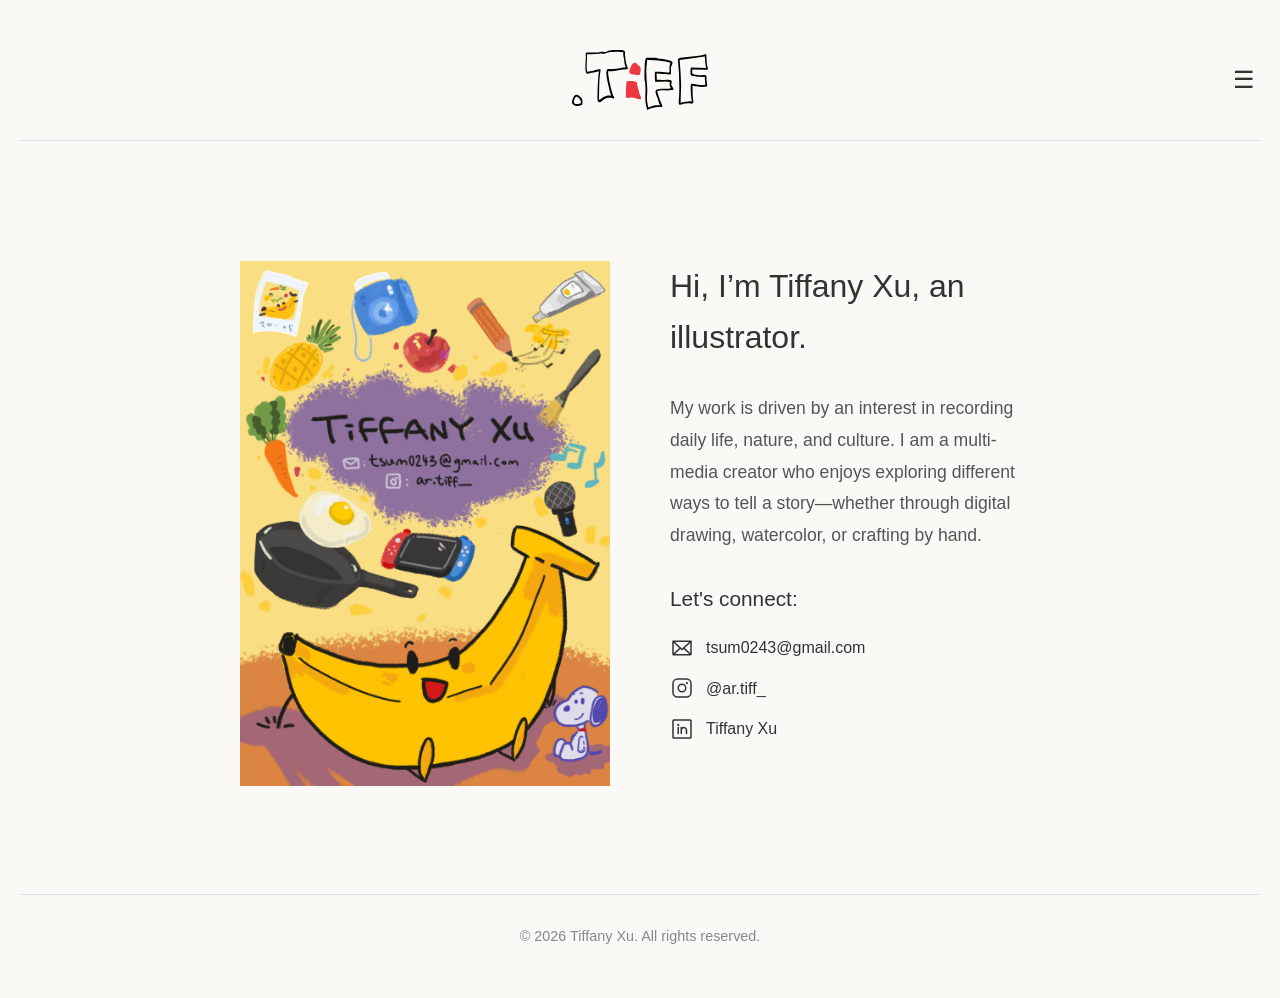
<file: about.html>
<!DOCTYPE html>
<html lang="en">
<head>
    <meta charset="UTF-8">
    <meta name="viewport" content="width=device-width, initial-scale=1.0">
    <title>About - Tiffany Xu</title>
    <link rel="stylesheet" href="styles.css?v=24">
    <style>
        /* 页面基础布局 - Logo 居中 */
        .header-nav { display: flex; justify-content: center; align-items: center; padding: 30px 0; position: relative; }
        .about-layout { display: flex; gap: 60px; align-items: flex-start; margin-top: 40px; }
        
        /* 联系方式统一样式 */
        .contact-list { margin-top: 20px; }
        .contact-row { 
            display: flex; 
            align-items: center; 
            gap: 12px; 
            margin-bottom: 15px; 
            text-decoration: none; 
            color: #333; 
            transition: color 0.3s ease; 
        }
        .contact-row:hover { color: #ec3741; }
        .contact-row svg { width: 24px; height: 24px; flex-shrink: 0; }
        
        /* 统一汉堡菜单基础样式 - 定位到右侧 */
        .header-menu-container { position: absolute; right: 0; display: inline-block; }
        .menu-checkbox { display: none; }
        .hamburger-btn { cursor: pointer; font-size: 24px; user-select: none; padding: 5px; }
        
        /* 一级下拉菜单面板 */
        .dropdown-menu { 
            display: none; position: absolute; right: 0; top: 35px; 
            background: #ffffff; padding: 15px 25px; border: 1px solid #eee; 
            text-align: right; box-shadow: 0 4px 12px rgba(0,0,0,0.05); z-index: 1005; 
            min-width: 240px;
        }
        .dropdown-menu a { display: block; color: #555; text-decoration: none; font-size: 14px; margin: 12px 0; font-family: sans-serif; letter-spacing: 1px; }
        .dropdown-menu a:hover { color: #000; }
        .menu-checkbox:checked ~ .dropdown-menu { display: block; }

        /* Work 二级分栏选择项目的样式 */
        .has-submenu { position: relative; }
        .submenu { 
            display: none; 
            background: #fafafa; padding: 5px 15px 5px 0; margin-top: 5px; 
            border-right: 2px solid #ddd; text-align: right; 
        }
        .submenu a { font-size: 12px !important; margin: 10px 0 !important; color: #777 !important; font-weight: normal !important; }
        .submenu a:hover { color: #000 !important; }
        
        /* 鼠标悬停在 Work 上时自动展开项目列表 */
        .has-submenu:hover .submenu { display: block; }

        /* 响应式调整 */
        @media (max-width: 768px) { 
            .about-layout { flex-direction: column; } 
            .header-nav { flex-direction: column; }
            /* 手机端菜单居中显示，防止重叠 */
            .header-menu-container { position: static; margin-top: 10px; display: flex; justify-content: center; width: 100%; }
        }
    </style>
</head>
<body>
    <div class="container">
        <header class="header-nav">
            <a href="index.html">
                <svg viewBox="0 0 144.5 63.7" style="height: 60px; display: block;">
                    <g><path d="M0,54.1c1.6-4,3-9.3,8-5s2.1,2,2.1,2.2c.8,1.3,1.8,5.7.5,6.7s-2.8,1-3.2,1.1C4.2,59.8,1.6,59.3,0,56.3,0,56.3,0,54.1,0,54.1ZM6.8,50.7c-.6-.5-1.1-1.1-1.9-1.3-1.4,0-3.3,5.2-2.9,6.3.8,2.7,5.5,1.6,7.4.9.2-2.7-.5-4.1-2.5-5.8h0Z"/><path d="M55.5.9c1.2.8.7,3.5.8,4.8.3,3.1,1.1,8.4,2.1,11.3s1.3,1.8.6,3.3c-.4.6-4.2.3-5.1.4-3.8.4-8.4,1.7-12.1,1.9s-2.1-.4-3-.2c-.8.2-.2,4.5,0,5.4.6,5,2.4,12,3.7,16.9s1.7,3.7,2.2,5.2c.8,2.7-1.3,1.3-2.4,1-2.4-.7-5.6-.2-7.7,1.1s-4.4,4.3-6.3,3.3-1.2-6.6-1.2-7.9c0-5.4.3-11.6.7-17s.5-5.2,1-7.8c-3,.8-5.9,1.4-9,1.9s-1.7.7-2.7.7c-2.4,0-2.5-1.5-2.7-3.5-.5-4.3,0-7.8.2-11.9s-.2-6.4,0-6.7c.3-.4,1.6-.5,2.2-.5h10c3.2,0,2.6-.6,3.8-.7s3.7.4,5,.1,1.6-.8,2.5-1C40.8,0,46.8-.1,50,0s5.1.5,5.6.8h0ZM57,18.7c-1.3-2.7-1.3-5.6-1.7-8.5s-1.4-4.8-.7-7.4l-.4-.4-5.8-.5c-3.2.2-7.1-.1-10.2.8-3.1.9-1.7,1-2.5,1.1-1.7.3-3.4-.3-5-.2s-3,.6-4.4.7c-3.5.2-6.9,0-10.4.2.5,6.3-1.2,12.4.3,18.6,2.2-.4,4.4-.8,6.5-1.2s4.9-1.8,7-1.4.5,0,.6.4c.2.7-.8,6-.9,7.4-.5,5.4-.5,11.3-.6,16.7s-.5,5.3.1,8c.3.3,3.6-2.5,4.2-2.8,2.7-1.7,5.3-2,8.5-1.7-.5-1.1-.8-2.2-1.1-3.3-1.2-4.9-4.6-17.4-4-21.9s2.6-2.7,6.2-3,4.1-.5,6-.7c2.8-.3,5.4-1.3,8.3-.9Z"/><path d="M105.1,25.6c-1.9,1.1-4.1.2-6.1,0s-1.9,0-2.9,0c-2.1-.2-4.2-.7-6.3-.5l.3,6.7c1.7-.3,3.3,0,4.9,0,3.4-.1,5.3-.7,9,0s.9,3.2,1.6,5.6,4.7,4.5,0,5.2-8,0-11.7.3-3.1.6-3.2,1.3,2.8,9.1,3.3,10.3,1,2.5,1.5,3.7.4.2.4.4c.6,2.6-1.7,1.8-3,1.8-4.2,0-6.6.5-10.5,2.1-3.9,1.6-2.2,2.1-3-.7-2.5-8.2-1.2-14-1.4-22s-.8-5.7-1-8.6c-.2-4.5,0-9.9.2-14.4s.7-8,1.9-8.6c3,0,6.2-.1,9.2.1s1.9.5,2.7.6c4,.5,10.6.9,14.1,2.8s.3,4.4,0,6.6.3,4.7,0,7v.3ZM88.8,58.7h4.7c-.4-.9-.9-1.8-1.2-2.7-.7-2-1.3-4.2-1.9-6s-3.1-6.2-.6-7.7,9.1-.9,12.4-1.1,2.1-.3,3-.5c-1.6-2-1.8-4.4-1.4-6.8-1.8,0-3.8-.6-5.6-.5s-4.1.3-6.7.3-3,1-3.3-1.4-.2-2.8-.2-3.8-.2-4.8.5-5.3c5-.2,9.9,1,14.9.7.3-2.1,0-4.6.2-6.7s1.5-3.2.3-3.7-3.1-1-4.3-1.2c-5.4-1.1-11-1.5-16.5-1.7s-3-1.3-3.4,1.6c-1.4,8.9-.7,16.8,0,25.6s-.7,11.9.3,18.1,1.1,3.4,1.1,5.2l5.9-2.1,1.9-.3h-.1Z"/><path d="M127.7,20.7v4.3c0,.4,1.6.8,2,.9,2.3.5,5.3.9,7.7.9s4-.6,4.9.2.4,3.5.5,4.5,1,5.8.7,6.7-.7.5-1.1.6c-3.6.8-6.8.4-10.4-.2s-2.6-.9-4-.7c0,3.7,0,7.6.2,11.4s1.3,5.7.3,7.1-3.7,0-4.7.2-2.8.2-3.8.3c-1.4.2-4.8,1.6-5.8,1.3s-.9-3-.9-3.7c0-1.9.4-4.2.5-6.2.4-12.9,0-25.7-1.4-38.5.8-.6,1.8-1.3,2.8-1.5,6.2-1.2,13.2-1.3,19.5-2.3s7-1.9,7.8-1.3c.5,2.5.2,5.1.5,7.7s.3,3.1.5,4.3,2.2,4.1-.4,4.3l-15.4-.2h0ZM141.1,6.8l-26.8,3.9c.9,8.7,1.2,17.5,1.6,26.3l-.6,19.1c1.7-.4,3.4-.9,5.2-1.2s.9,0,1.3,0c1.8-.2,3.6-.8,5.5,0-.4-2.2-.8-4.4-1-6.6s0-3.6-.2-5.3-.2-6.6.6-7.2c5,0,9.7,2.3,14.9,1.1l-.7-8.4c-3.5.4-7.1.1-10.6-.5s-4-.8-4.3-1.7-.4-6.6.3-7.4.2-.2.4-.2l15.7.3c-.9-4-1.4-8.1-1.2-12.2,0,0-.1,0-.1,0Z"/></g>
                    <g style="fill: #ec3741;"><path d="M71.7,46.2h-.1c-.7-2.8-1.5-5.6-2.3-8.4-.4-.7.2-2.8-.4-3.2-.2-.2-.7-.2-.9-.2s.7-.3-.7-.8-5-.8-7.3-.5c-2.3.3-2-.7-2.3,2.9-.3,3.6-.9,9.1-.3,12.6,0,.5-.4,1.6.8,2.2,1.2.6,3.2-.4,5.6-.3,2.4,0,6.5,2.2,8.6,1.8.3,0,.3.5.8-.4s-.8-2.9-1.5-5.7Z"/><path d="M71.6,26.4c1.2-.7,1.7-6.7,1-7.9-.2-.5-1-1.2-1.4-1.5-3-3.6-5.5-5.3-8.2-.3-1,1.7-3,6.6-1.7,8.1s9.1,2.3,10.3,1.6Z"/></g>
                </svg>
            </a>
            
            <div class="header-menu-container">
                <input type="checkbox" id="menu-toggle" class="menu-checkbox">
                <label for="menu-toggle" class="hamburger-btn">☰</label>
                <nav class="dropdown-menu">
                    <a href="index.html">Home</a>
                    <a href="about.html" style="font-weight: bold; color: #000;">About</a>
                    
                    <div class="has-submenu">
                        <a href="#" style="font-weight: bold; color: #000; margin-bottom: 5px;">Work ▾</a>
                        <div class="submenu">
                            <a href="unit10.html">Among the Unhurried</a>
                            <a href="unit9.html">Sprout City</a>
                            <a href="unit8.html">What’s on Greenwich Today</a>
                            <a href="unit7.html">The Book of Rococo Closet</a>
                            <a href="unit4.html">Childhood Monopoly</a>
                            <a href="highschool.html">Fish Lantern</a>
                        </div>
                    </div>
                </nav>
            </div>
        </header>

        <main class="page-content">
            <div class="content-section about-layout">
                <div class="about-image-container" style="flex: 1;">
                    <img src="images/about.jpg" alt="Tiffany Xu" style="width: 100%; height: auto;">
                </div>
                <div class="about-text" style="flex: 1;">
                    <h2>Hi, I’m Tiffany Xu, an illustrator.</h2>
                    <p>My work is driven by an interest in recording daily life, nature, and culture. I am a multi-media creator who enjoys exploring different ways to tell a story—whether through digital drawing, watercolor, or crafting by hand.</p>
                    
                    <h3 style="margin-top: 30px; margin-bottom: 12px; font-weight: 500; font-size: 1.3rem;">Let's connect:</h3>
                    
                    <div class="contact-list">
                        <a href="mailto:tsum0243@gmail.com" class="contact-row">
                            <svg viewBox="0 0 256 256" fill="currentColor"><path d="M224,48H32a8,8,0,0,0-8,8V192a16,16,0,0,0,16,16H216a16,16,0,0,0,16-16V56A8,8,0,0,0,224,48Zm-96,85.15L52.57,64H203.43ZM98.71,128,40,181.81V74.19Zm11.84,10.85,12,11.05a8,8,0,0,0,10.82,0l12-11.05,58,53.15H52.57ZM157.29,128,216,74.18V181.82Z"/></svg>
                            <span>tsum0243@gmail.com</span>
                        </a>
                        <a href="https://www.instagram.com/ar.tiff_?igsh=MWZ2eTgyZ25mOGxwZg%3D%3D&utm_source=qr" target="_blank" class="contact-row">
                            <svg viewBox="0 0 256 256" fill="currentColor"><path d="M128,80a48,48,0,1,0,48,48A48.05,48.05,0,0,0,128,80Zm0,80a32,32,0,1,1,32-32A32,32,0,0,1,128,160ZM176,24H80A56.06,56.06,0,0,0,24,80v96a56.06,56.06,0,0,0,56,56h96a56.06,56.06,0,0,0,56-56V80A56.06,56.06,0,0,0,176,24Zm40,152a40,40,0,0,1-40,40H80a40,40,0,0,1-40-40V80A40,40,0,0,1,80,40h96a40,40,0,0,1,40,40ZM192,76a12,12,0,1,1-12-12A12,12,0,0,1,192,76Z"/></svg>
                            <span>@ar.tiff_</span>
                        </a>
                        <a href="https://www.linkedin.com/in/tiffany-xu-31a6b729b/" target="_blank" class="contact-row">
                            <svg viewBox="0 0 256 256" fill="currentColor"><path d="M216,24H40A16,16,0,0,0,24,40V216a16,16,0,0,0,16,16H216a16,16,0,0,0,16-16V40A16,16,0,0,0,216,24Zm0,192H40V40H216V216ZM96,112v64a8,8,0,0,1-16,0V112a8,8,0,0,1,16,0Zm88,28v36a8,8,0,0,1-16,0V140a20,20,0,0,0-40,0v36a8,8,0,0,1-16,0V112a8,8,0,0,1,15.79-1.78A36,36,0,0,1,184,140ZM100,84A12,12,0,1,1,88,72,12,12,0,0,1,100,84Z"/></svg>
                            <span>Tiffany Xu</span>
                        </a>
                    </div>
                </div>
            </div>
        </main>
        
        <footer style="margin-top: 60px; text-align: center;">
            <p>&copy; 2026 Tiffany Xu. All rights reserved.</p>
        </footer>
    </div>
</body>
</html>
</file>
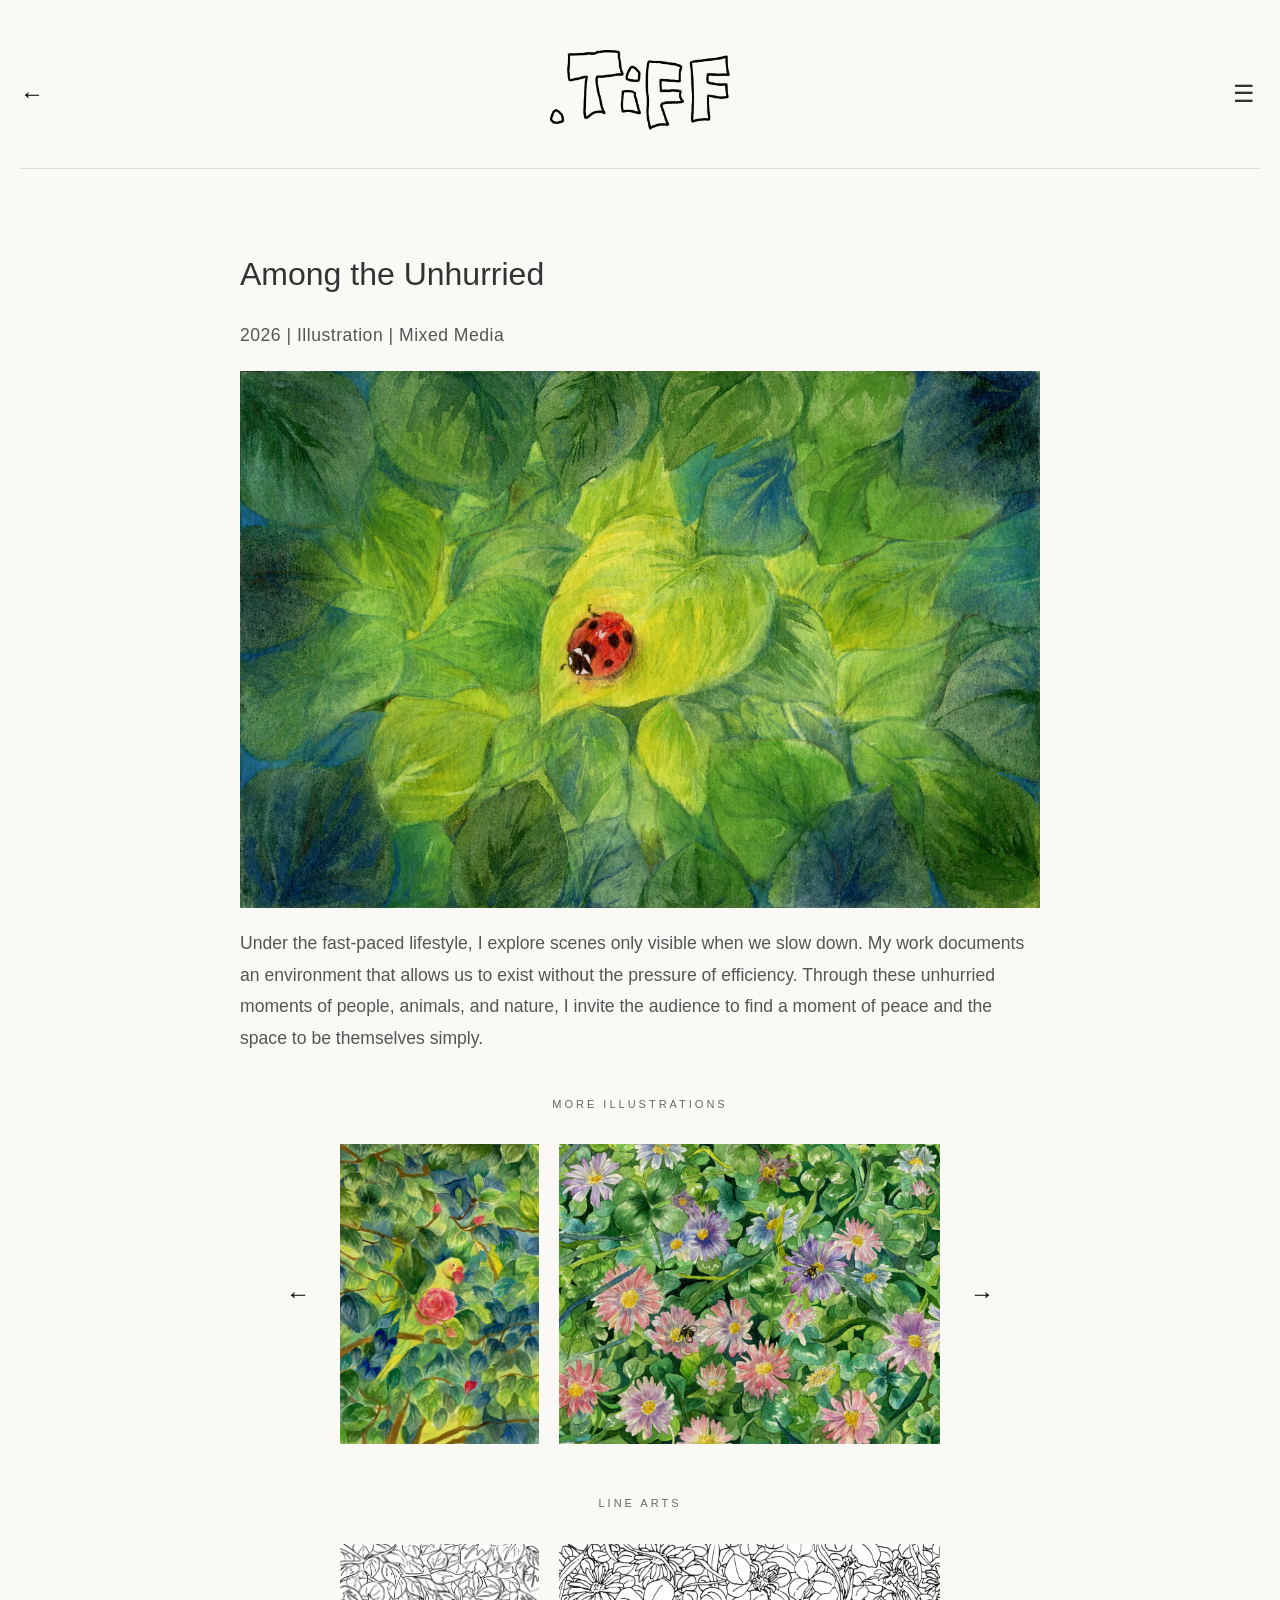
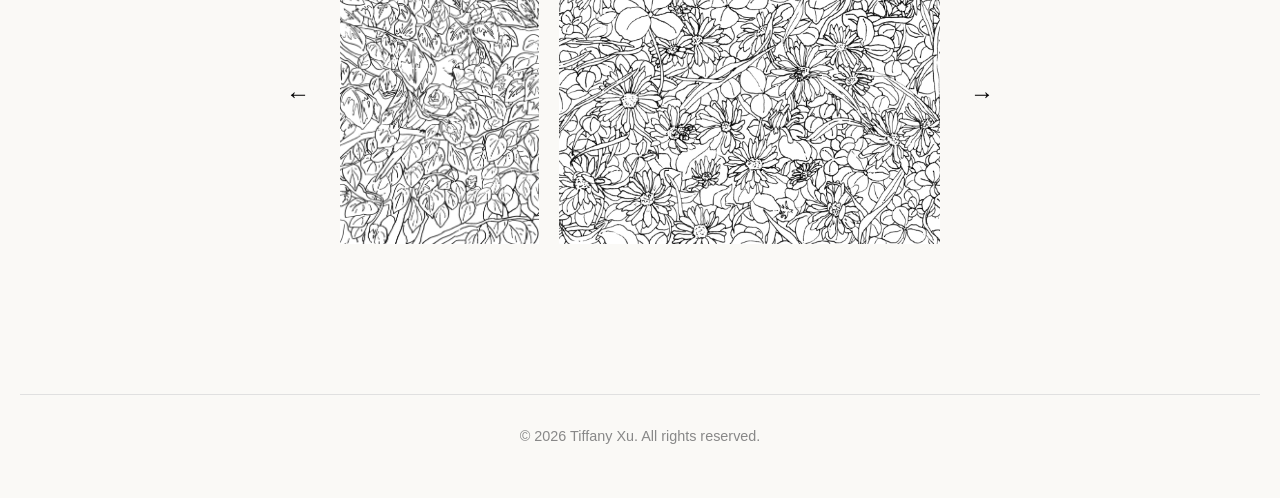
<file: unit10.html>
<!DOCTYPE html>
<html lang="en">
<head>
    <meta charset="UTF-8">
    <meta name="viewport" content="width=device-width, initial-scale=1.0">
    <title>Among the Unhurried — Tiffany Xu</title>
    <link rel="stylesheet" href="styles.css?v=24">
    
    <style>
        /* 确保主图完美居中平铺展示 */
        .project-main-img { max-width: 100%; height: auto; margin: 20px auto; display: block; }
        .gallery-section { margin-top: 40px; margin-bottom: 40px; }
        
        .section-title { 
            font-size: 11px !important; 
            font-weight: 500 !important; 
            margin-bottom: 20px !important; 
            text-align: center !important; 
            color: #666 !important;  
            letter-spacing: 3px !important; 
            text-transform: uppercase !important;
            margin-top: 40px !important;
        }
        
        .gallery-wrapper { display: flex; align-items: center; justify-content: center; gap: 20px; width: 100%; }
        .flick-gallery-container { 
            display: flex; gap: 20px; overflow-x: auto; scroll-behavior: smooth;
            width: 600px; max-width: 80%; scroll-snap-type: x mandatory; align-items: center; padding: 10px 0;
        }
        .flick-gallery-container::-webkit-scrollbar { display: none; }
        .gallery-slide-img { 
            flex: 0 0 auto; height: 300px; width: auto; object-fit: contain; 
            scroll-snap-align: center; cursor: zoom-in; 
        }
        
        .gallery-nav-btn { background: transparent; color: #000; border: none; font-size: 24px; font-weight: bold; cursor: pointer; padding: 10px; flex-shrink: 0; }
        .gallery-nav-btn:hover { opacity: 0.5; }
        
        .project-desc-text { line-height: 1.6; color: #333; margin-top: 15px; text-align: left; max-width: 800px; margin-left: auto; margin-right: auto; }
        .project-subtitle { color: #666; font-size: 16px; margin-top: -10px; margin-bottom: 20px; font-weight: 300; letter-spacing: 0.5px; text-align: left; }
        
        .zoom-modal { position: fixed; top: 0; left: 0; width: 100%; height: 100%; background: rgba(0, 0, 0, 0.9); display: flex; justify-content: center; align-items: center; z-index: 1000; cursor: zoom-out; }
        .zoom-modal img { max-width: 90%; max-height: 90%; object-fit: contain; }

        /* 汉堡菜单基础样式 */
        .header-menu-container { position: relative; display: inline-block; }
        .menu-checkbox { display: none; }
        .hamburger-btn { cursor: pointer; font-size: 24px; user-select: none; padding: 5px; }
        
        /* 一级下拉菜单面板 */
        .dropdown-menu { 
            display: none; position: absolute; right: 0; top: 35px; 
            background: #ffffff; padding: 15px 25px; border: 1px solid #eee; 
            text-align: right; box-shadow: 0 4px 12px rgba(0,0,0,0.05); z-index: 1005; 
            min-width: 240px;
        }
        .dropdown-menu a { display: block; color: #555; text-decoration: none; font-size: 14px; margin: 12px 0; font-family: sans-serif; letter-spacing: 1px; }
        .dropdown-menu a:hover { color: #000; }
        .menu-checkbox:checked ~ .dropdown-menu { display: block; }

        /* Work 二级分栏选择项目的样式 */
        .has-submenu { position: relative; }
        .submenu { 
            display: none; 
            background: #fafafa; padding: 5px 15px 5px 0; margin-top: 5px; 
            border-right: 2px solid #ddd; text-align: right; 
        }
        .submenu a { font-size: 12px !important; margin: 10px 0 !important; color: #777 !important; font-weight: normal !important; }
        .submenu a:hover { color: #000 !important; }
        
        /* 鼠标悬停在 Work 上时自动展开项目列表 */
        .has-submenu:hover .submenu { display: block; }
    </style>
</head>
<body>

    <div class="container">
        <header style="display: flex; justify-content: space-between; align-items: center; padding: 30px 0;">
            <div style="flex: 1;"><a href="index.html" style="text-decoration: none; color: #000; font-size: 24px; font-weight: bold;">←</a></div>
            
            <div style="text-align: center;"><a href="index.html"><img src="images/logo.png" alt="TIFF Logo" style="height: 80px;"></a></div>
            
            <div style="flex: 1; display: flex; justify-content: flex-end;">
                <div class="header-menu-container">
                    <input type="checkbox" id="menu-toggle" class="menu-checkbox">
                    <label for="menu-toggle" class="hamburger-btn">☰</label>
                    <nav class="dropdown-menu">
                        <a href="index.html">Home</a>
                        <a href="about.html">About</a>
                        
                        <div class="has-submenu">
                            <a href="#" style="font-weight: bold; color: #000; margin-bottom: 5px;">Work ▾</a>
                            <div class="submenu">
                                <a href="unit10.html" style="font-weight: bold; color: #000 !important;">Among the Unhurried</a>
                                <a href="unit9.html">Sprout City</a>
                                <a href="unit8.html">What’s on Greenwich Today</a>
                                <a href="unit7.html">The Book of Rococo Closet</a>
                                <a href="unit4.html">Childhood Monopoly</a>
                                <a href="highschool.html">Fish Lantern</a>
                            </div>
                        </div>
                    </nav>
                </div>
            </div>
        </header>

        <main class="page-content">
            <div class="content-section">
                <h2>Among the Unhurried</h2>
                <p class="project-subtitle">2026 | Illustration | Mixed Media</p>
                
                <img src="images/projects/uni/unit10/1.jpeg" alt="Among the Unhurried Main Image" class="project-main-img">
                
                <p class="project-desc-text">
                    Under the fast-paced lifestyle, I explore scenes only visible when we slow down. My work documents an environment that allows us to exist without the pressure of efficiency. Through these unhurried moments of people, animals, and nature, I invite the audience to find a moment of peace and the space to be themselves simply.
                </p>

                <div class="gallery-section">
                    <p class="section-title">More Illustrations</p>
                    <div class="gallery-wrapper">
                        <button class="gallery-nav-btn" onclick="scrollGallery(this, -300)">←</button>
                        <div class="flick-gallery-container">
                            <img src="images/projects/uni/unit10/2.jpeg" class="gallery-slide-img" onclick="openZoom(this.src)">
                            <img src="images/projects/uni/unit10/3.jpeg" class="gallery-slide-img" onclick="openZoom(this.src)">
                            <img src="images/projects/uni/unit10/4.jpeg" class="gallery-slide-img" onclick="openZoom(this.src)">
                            <img src="images/projects/uni/unit10/1.jpeg" class="gallery-slide-img" onclick="openZoom(this.src)">
                            <img src="images/projects/uni/unit10/7.jpeg" class="gallery-slide-img" onclick="openZoom(this.src)">
                            <img src="images/projects/uni/unit10/6.jpeg" class="gallery-slide-img" onclick="openZoom(this.src)">
                            <img src="images/projects/uni/unit10/8.jpeg" class="gallery-slide-img" onclick="openZoom(this.src)">
                        </div>
                        <button class="gallery-nav-btn" onclick="scrollGallery(this, 300)">→</button>
                    </div>
                </div>

                <div class="gallery-section">
                    <p class="section-title">Line Arts</p>
                    <div class="gallery-wrapper">
                        <button class="gallery-nav-btn" onclick="scrollGallery(this, -300)">←</button>
                        <div class="flick-gallery-container">
                            <img src="images/projects/uni/unit10/16.jpeg" class="gallery-slide-img" onclick="openZoom(this.src)">
                            <img src="images/projects/uni/unit10/9.jpeg" class="gallery-slide-img" onclick="openZoom(this.src)">
                            <img src="images/projects/uni/unit10/10.jpeg" class="gallery-slide-img" onclick="openZoom(this.src)">
                            <img src="images/projects/uni/unit10/15.jpeg" class="gallery-slide-img" onclick="openZoom(this.src)">
                            <img src="images/projects/uni/unit10/11.jpeg" class="gallery-slide-img" onclick="openZoom(this.src)">
                            <img src="images/projects/uni/unit10/13.jpeg" class="gallery-slide-img" onclick="openZoom(this.src)">
                            <img src="images/projects/uni/unit10/12.jpeg" class="gallery-slide-img" onclick="openZoom(this.src)">
                        </div>
                        <button class="gallery-nav-btn" onclick="scrollGallery(this, 300)">→</button>
                    </div>
                </div>
            </div>
        </main>
        
        <footer><p style="text-align: center;">© 2026 Tiffany Xu. All rights reserved.</p></footer>
    </div>

    <script>
        function scrollGallery(btn, amount) {
            const container = btn.parentElement.querySelector('.flick-gallery-container');
            container.scrollBy({ left: amount, behavior: 'smooth' });
        }
        
        // 彻底清洗成纯净无按键干扰的极简放大模式
        function openZoom(src) {
            const modal = document.createElement('div');
            modal.className = 'zoom-modal';
            modal.innerHTML = `
                <button style="position:absolute; top:20px; right:30px; background:none; border:none; color:white; font-size:30px; cursor:pointer;" onclick="this.parentElement.remove()">✕</button>
                <img src="${src}">
            `;
            document.body.appendChild(modal);
            modal.onclick = (e) => { if(e.target === modal) modal.remove(); };
        }
    </script>
    
</body>
</html>
</file>
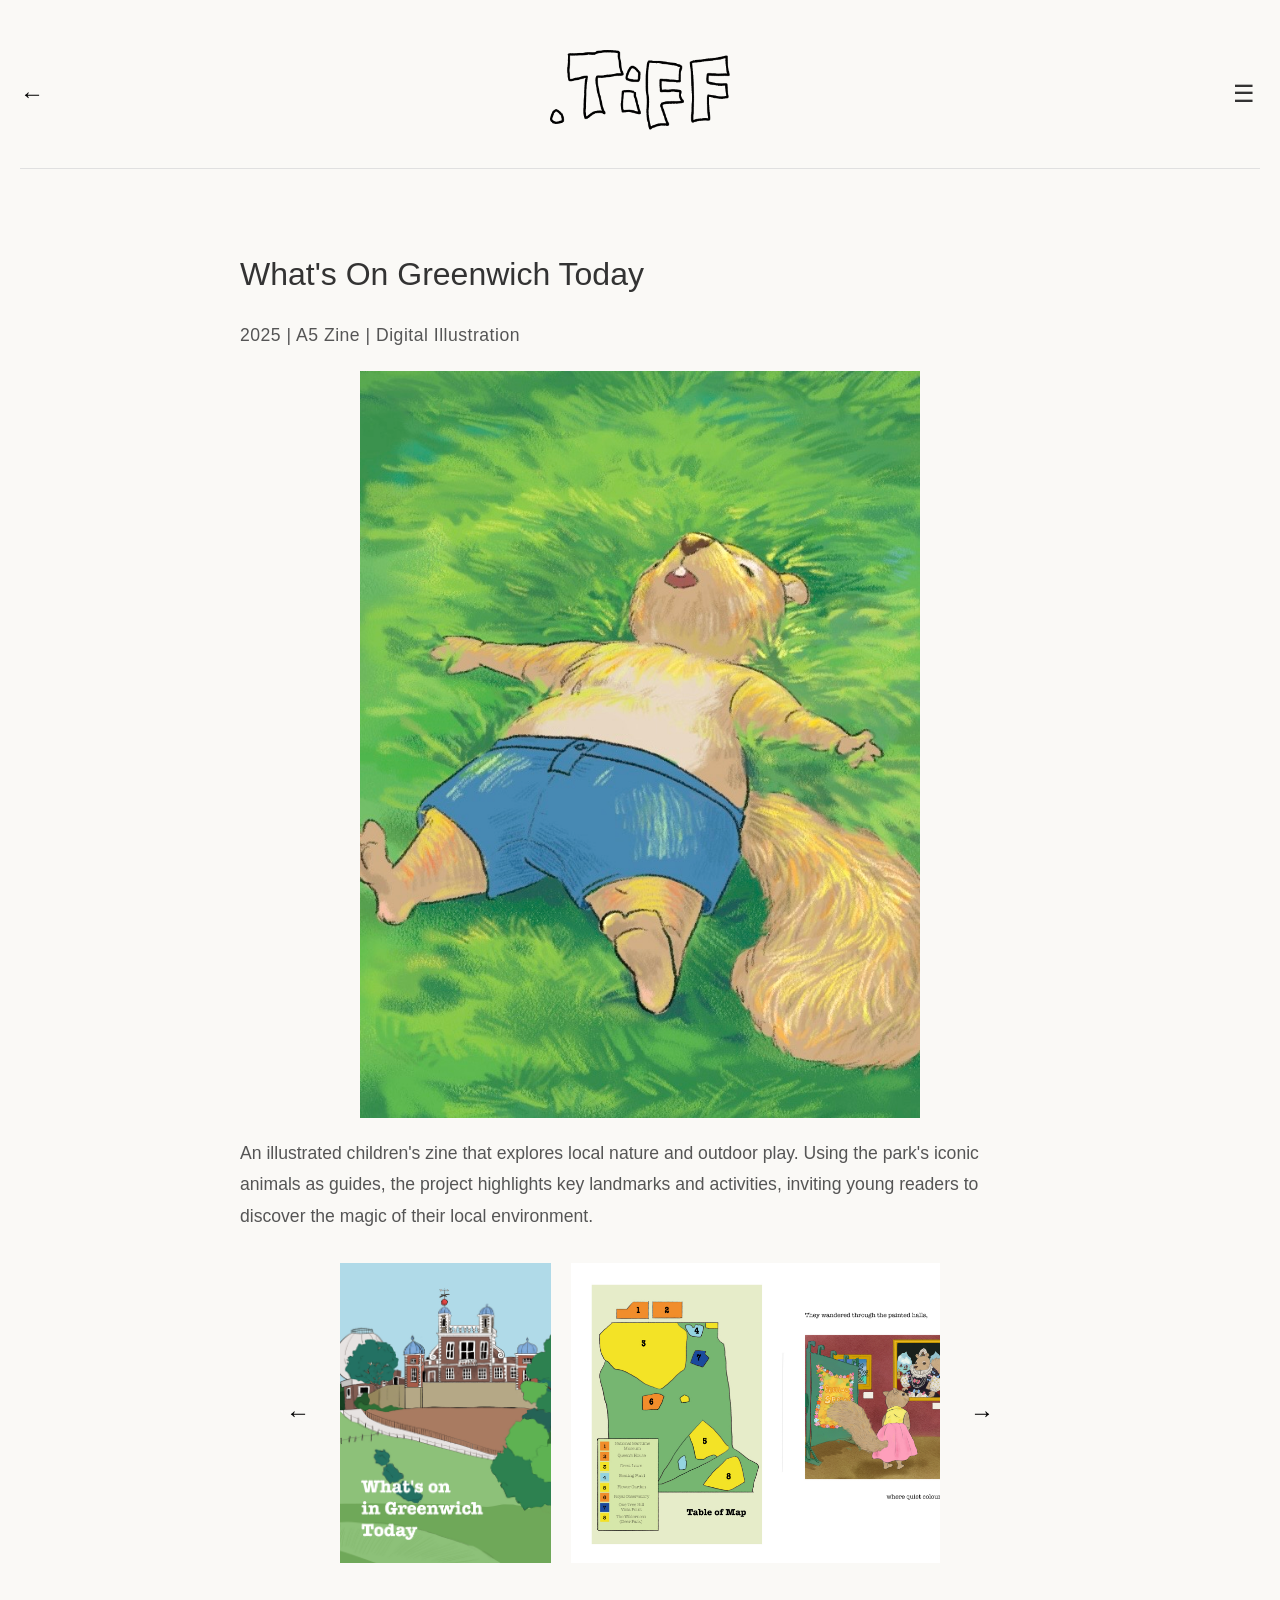
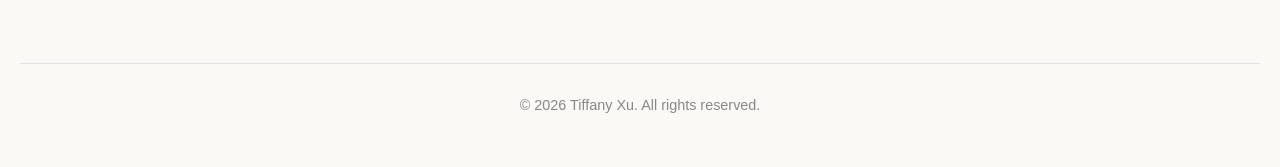
<file: unit8.html>
<!DOCTYPE html>
<html lang="en">
<head>
    <meta charset="UTF-8">
    <meta name="viewport" content="width=device-width, initial-scale=1.0">
    <title>What's On Greenwich Today — Tiffany Xu</title>
    <link rel="stylesheet" href="styles.css?v=24">
    <style>
        .project-main-img { max-width: 70%; height: auto; margin: 20px auto; display: block; }
        
        .project-subtitle {
            font-size: 16px;
            color: #666;
            margin-top: -10px;
            margin-bottom: 20px;
            font-weight: 300;
            letter-spacing: 0.5px;
            text-align: left;
        }
        
        .gallery-wrapper { display: flex; align-items: center; justify-content: center; gap: 20px; margin-top: 30px; width: 100%; }
        
        .flick-gallery-container { 
            display: flex; gap: 20px; overflow-x: auto; scroll-behavior: smooth;
            width: 600px; max-width: 80%; scroll-snap-type: x mandatory; align-items: center;
        }
        
        .flick-gallery-container::-webkit-scrollbar { display: none; }
        
        .gallery-slide-img { 
            flex: 0 0 auto; height: 300px; width: auto; object-fit: contain; 
            scroll-snap-align: center; cursor: zoom-in; 
        }
        
        .gallery-nav-btn { 
            background: transparent; color: #000; border: none; font-size: 24px; 
            font-weight: bold; cursor: pointer; padding: 10px; flex-shrink: 0;
        }
        .gallery-nav-btn:hover { opacity: 0.5; }
        
        .project-desc-text { line-height: 1.6; color: #333; margin-top: 15px; text-align: left; max-width: 800px; margin-left: auto; margin-right: auto; }

        .zoom-modal {
            position: fixed; top: 0; left: 0; width: 100%; height: 100%;
            background: rgba(0, 0, 0, 0.9); display: flex; justify-content: center; align-items: center;
            z-index: 1000; cursor: zoom-out;
        }
        .zoom-modal img { max-width: 90%; max-height: 90%; object-fit: contain; }

        /* 统一汉堡菜单基础样式 */
        .header-menu-container { position: relative; display: inline-block; }
        .menu-checkbox { display: none; }
        .hamburger-btn { cursor: pointer; font-size: 24px; user-select: none; padding: 5px; }
        
        /* 一级下拉菜单面板 */
        .dropdown-menu { 
            display: none; position: absolute; right: 0; top: 35px; 
            background: #ffffff; padding: 15px 25px; border: 1px solid #eee; 
            text-align: right; box-shadow: 0 4px 12px rgba(0,0,0,0.05); z-index: 1005; 
            min-width: 240px;
        }
        .dropdown-menu a { display: block; color: #555; text-decoration: none; font-size: 14px; margin: 12px 0; font-family: sans-serif; letter-spacing: 1px; }
        .dropdown-menu a:hover { color: #000; }
        .menu-checkbox:checked ~ .dropdown-menu { display: block; }

        /* Work 二级分栏选择项目的样式 */
        .has-submenu { position: relative; }
        .submenu { 
            display: none; 
            background: #fafafa; padding: 5px 15px 5px 0; margin-top: 5px; 
            border-right: 2px solid #ddd; text-align: right; 
        }
        .submenu a { font-size: 12px !important; margin: 10px 0 !important; color: #777 !important; font-weight: normal !important; }
        .submenu a:hover { color: #000 !important; }
        
        /* 鼠标悬停在 Work 上时自动展开项目列表 */
        .has-submenu:hover .submenu { display: block; }
    </style>
</head>
<body>
    <div class="container">
        <header style="display: flex; justify-content: space-between; align-items: center; padding: 30px 0;">
            <div style="flex: 1;"><a href="index.html" style="text-decoration: none; color: #000; font-size: 24px; font-weight: bold;">←</a></div>
            
            <div style="text-align: center;"><a href="index.html"><img src="images/logo.png" alt="TIFF Logo" style="height: 80px;"></a></div>
            
            <div style="flex: 1; display: flex; justify-content: flex-end;">
                <div class="header-menu-container">
                    <input type="checkbox" id="menu-toggle" class="menu-checkbox">
                    <label for="menu-toggle" class="hamburger-btn">☰</label>
                    <nav class="dropdown-menu">
                        <a href="index.html">Home</a>
                        <a href="about.html">About</a>
                        
                        <div class="has-submenu">
                            <a href="#" style="font-weight: bold; color: #000; margin-bottom: 5px;">Work ▾</a>
                            <div class="submenu">
                                <a href="unit10.html">Among the Unhurried</a>
                                <a href="unit9.html">Sprout City</a>
                                <a href="unit8.html" style="font-weight: bold; color: #000 !important;">What’s on Greenwich Today</a>
                                <a href="unit7.html">The Book of Rococo Closet</a>
                                <a href="unit4.html">Childhood Monopoly</a>
                                <a href="highschool.html">Fish Lantern</a>
                            </div>
                        </div>
                    </nav>
                </div>
            </div>
        </header>

        <main class="page-content">
            <div class="content-section">
                <h2>What's On Greenwich Today</h2>
                <p class="project-subtitle">2025 | A5 Zine | Digital Illustration</p>
                
                <img src="images/projects/uni/unit8/cover.jpg" alt="Greenwich Today Main Image" class="project-main-img">
                
                <p class="project-desc-text">
                    An illustrated children's zine that explores local nature and outdoor play. Using the park's iconic animals as guides, the project highlights key landmarks and activities, inviting young readers to discover the magic of their local environment.
                </p>

                <div class="gallery-wrapper">
                    <button class="gallery-nav-btn prev-btn">←</button>
                    <div class="flick-gallery-container" id="gallery">
                        <img src="images/projects/uni/unit8/unit8.jpg" class="gallery-slide-img" onclick="openZoom(this.src)">
                        <img src="images/projects/uni/unit8/unit810.jpeg" class="gallery-slide-img" onclick="openZoom(this.src)">
                        <img src="images/projects/uni/unit8/unit820.jpeg" class="gallery-slide-img" onclick="openZoom(this.src)">
                        <img src="images/projects/uni/unit8/unit830.jpeg" class="gallery-slide-img" onclick="openZoom(this.src)">
                        <img src="images/projects/uni/unit8/unit850.jpg" class="gallery-slide-img" onclick="openZoom(this.src)">
                    </div>
                    <button class="gallery-nav-btn next-btn">→</button>
                </div>
            </div>
        </main>
        <footer><p>© 2026 Tiffany Xu. All rights reserved.</p></footer>
    </div>

    <script>
        const gallery = document.getElementById('gallery');
        const slides = Array.from(document.querySelectorAll('.gallery-slide-img')).map(img => img.src);
        let currentIndex = 0;

        document.querySelector('.next-btn').addEventListener('click', () => gallery.scrollBy({ left: 300, behavior: 'smooth' }));
        document.querySelector('.prev-btn').addEventListener('click', () => gallery.scrollBy({ left: -300, behavior: 'smooth' }));
    
        function openZoom(src) {
            currentIndex = slides.indexOf(src);
            const modal = document.createElement('div');
            modal.className = 'zoom-modal';
            modal.style.flexDirection = 'column';
            modal.innerHTML = `
                <button id="close-zoom" style="position:absolute; top:20px; right:30px; background:none; border:none; color:white; font-size:30px; cursor:pointer;">✕</button>
                
                <div style="position:relative; display:flex; align-items:center; width:100%; height:80%;">
                    <button id="prev-zoom" style="position:absolute; left:20px; background:none; border:none; color:white; font-size:40px; cursor:pointer;">←</button>
                    <img id="zoom-img" src="${src}" style="max-width:80%; max-height:100%; margin:auto;">
                    <button id="next-zoom" style="position:absolute; right:20px; background:none; border:none; color:white; font-size:40px; cursor:pointer;">→</button>
                </div>
            `;
            
            modal.querySelector('#close-zoom').onclick = () => modal.remove();
            modal.onclick = (e) => { if(e.target === modal) modal.remove(); };
            
            modal.querySelector('#prev-zoom').onclick = (e) => { e.stopPropagation(); updateZoom(-1); };
            modal.querySelector('#next-zoom').onclick = (e) => { e.stopPropagation(); updateZoom(1); };

            document.body.appendChild(modal);
        }

        function updateZoom(direction) {
            currentIndex = (currentIndex + direction + slides.length) % slides.length;
            document.getElementById('zoom-img').src = slides[currentIndex];
        }
    </script>
</body>
</html>
</file>
<file: styles.css>
/* Reset and Base Styles */
* {
    margin: 0;
    padding: 0;
    box-sizing: border-box;
}

body {
    font-family: -apple-system, BlinkMacSystemFont, 'Segoe UI', Roboto, Oxygen, Ubuntu, Cantarell, sans-serif;
    background-color: #FAF9F6;
    color: #333333;
    line-height: 1.6;
    min-height: 100vh;
    cursor: url('images/banana-cursor.png') 12 4, auto !important;
}

a,
button,
.nav-btn,
.scatter-item,
[role="button"] {
    cursor: url('images/banana-cursor.png') 12 4, pointer;
}

.container {
    max-width: 1400px;
    margin: 0 auto;
    padding: 20px;
    min-height: 100vh;
    display: flex;
    flex-direction: column;
}

/* Header Styles */
header {
    padding: 30px 0;
    border-bottom: 1px solid #E0E0E0;
    margin-bottom: 40px;
}

.main-title {
    font-size: 2.5rem;
    font-weight: 300;
    color: #333333;
    margin-bottom: 30px;
    text-align: center;
}

/* Navigation Buttons */
.nav-buttons {
    display: flex;
    justify-content: center;
    gap: 15px;
    flex-wrap: wrap;
}

.nav-btn {
    padding: 10px 20px;
    background-color: transparent;
    color: #555555;
    text-decoration: none;
    border: none;
    border-bottom: 2px solid transparent;
    border-radius: 0;
    transition: all 0.3s ease;
    font-size: 1.1rem;
    cursor: pointer;
}

.nav-btn:hover {
    background-color: transparent;
    color: #111111;
}

.nav-btn.active {
    background-color: transparent;
    color: #111111;
    border-color: #222222;
}

/* Navigation element cleanup */

/* Home Page Content */
.home-content {
    flex: 1;
    display: flex;
    flex-direction: column;
    align-items: center;
    justify-content: center;
    text-align: center;
    padding: 40px 20px;
}

.welcome-section {
    margin-bottom: 40px;
}

.welcome-section h2 {
    font-size: 2rem;
    font-weight: 300;
    margin-bottom: 20px;
    color: #333333;
}

.welcome-section p {
    font-size: 1.2rem;
    color: #666666;
}

.feature-preview {
    font-size: 1rem;
    color: #888888;
}

/* Page Content (About, Contact) */
.page-content {
    flex: 1;
    padding: 40px 20px;
}

.content-section {
    max-width: 800px;
    margin: 0 auto;
}

.content-section h2 {
    font-size: 2rem;
    font-weight: 300;
    margin-bottom: 30px;
    color: #333333;
}

.content-section p {
    font-size: 1.1rem;
    margin-bottom: 20px;
    color: #555555;
    line-height: 1.8;
}

.contact-info {
    margin-top: 30px;
}

.contact-info p {
    margin-bottom: 15px;
}

/* About Page Layout */
.about-layout {
    display: flex;
    align-items: flex-start;
    gap: 50px;
}

.about-text {
    flex: 1;
}

.about-image-container {
    flex: 1;
    width: 100%;
    margin-bottom: 0px;
    text-align: center;
}

.about-image {
    max-width: 100%;
    height: auto;
    display: block;
    margin: 0 auto;
    border-radius: 5px;
    box-shadow: 0 4px 15px rgba(0, 0, 0, 0.1);
}

@media (max-width: 768px) {
    .about-layout {
        flex-direction: column;
    }

    .about-image-container {
        margin-bottom: 30px;
    }
}

/* Work Page Layout */
.work-content {
    flex: 1;
    padding: 20px 0;
}

.work-layout {
    display: flex;
    gap: 30px;
    min-height: 70vh;
}

/* Left Column: Thumbnail Gallery */
.thumbnail-column {
    width: 200px;
    flex-shrink: 0;
    padding: 20px;
    background-color: #FAFAFA;
    border-right: 1px solid #E0E0E0;
}

.thumbnail-column h2 {
    font-size: 1.3rem;
    font-weight: 300;
    margin-bottom: 25px;
    color: #333333;
}

.sidebar-category {
    display: block;
    font-size: 1.1rem;
    font-weight: 500;
    color: #888;
    text-transform: uppercase;
    text-decoration: none;
    letter-spacing: 1px;
    margin: 20px 0 15px 0;
    transition: color 0.3s ease;
}

.sidebar-category:first-of-type {
    margin-top: 0;
}

.sidebar-category:hover {
    color: #333;
}

.sidebar-category.active {
    color: #333;
    font-weight: 700;
}

.thumbnail-gallery {
    display: flex;
    flex-direction: column;
    gap: 15px;
}

.thumbnail-item {
    cursor: pointer;
    border: 2px solid transparent;
    border-radius: 5px;
    padding: 5px;
    transition: all 0.3s ease;
    width: 100%;
    display: flex;
    flex-direction: column;
    align-items: center;
    gap: 5px;
}

.thumbnail-item:hover {
    border-color: #CCCCCC;
    transform: scale(1.05);
}

.thumbnail-item.active {
    border-color: #333333;
}

.thumbnail-img-wrapper {
    width: 100%;
    aspect-ratio: 1;
    overflow: hidden;
    border-radius: 3px;
}

.thumbnail-img-wrapper img {
    width: 100%;
    height: 100%;
    object-fit: cover;
    display: block;
}

.thumbnail-subtitle {
    font-size: 10px;
    color: #333;
    text-align: center;
    text-transform: capitalize;
}

/* Center Column: Main Project View */
.main-view-column {
    flex: 1;
    display: flex;
    flex-direction: column;
    gap: 40px;
}

.project-display {
    width: 100%;
    max-width: 800px;
    margin: 0 auto;
    background-color: #FAFAFA;
    padding: 20px;
    border-radius: 5px;
    position: relative;
}

.project-display img {
    max-width: 100%;
    max-height: 65vh;
    width: auto;
    height: auto;
    display: block;
    margin: 0 auto;
    object-fit: contain;
    border-radius: 3px;
    transition: transform 0.3s ease;
}

.project-display img:hover {
    transform: scale(1.02);
}

/* Gallery Navigation Arrows */
.gallery-arrow {
    position: absolute;
    top: 50%;
    transform: translateY(-50%);
    background-color: rgba(255, 255, 255, 0.9);
    border: 2px solid #333333;
    border-radius: 50%;
    width: 50px;
    height: 50px;
    font-size: 2rem;
    font-weight: bold;
    color: #333333;
    cursor: pointer;
    display: flex;
    align-items: center;
    justify-content: center;
    z-index: 10;
    transition: all 0.3s ease;
    padding: 0;
    line-height: 1;
}

.gallery-arrow:hover {
    background-color: #333333;
    color: #FFFFFF;
    transform: translateY(-50%) scale(1.1);
}

.left-arrow {
    left: 10px;
}

.right-arrow {
    right: 10px;
}

.project-description {
    max-width: 800px;
    margin: 0 auto;
    padding: 0 20px;
}

.project-description h2 {
    font-size: 1.8rem;
    font-weight: 300;
    margin-bottom: 10px;
    color: #333333;
}

.project-description .project-subtitle {
    font-size: 1.2rem;
    font-weight: 400;
    margin-bottom: 20px;
    color: #666666;
    font-style: italic;
}

.project-description p {
    font-size: 1.1rem;
    color: #555555;
    line-height: 1.8;
}

.project-components {
    display: none;
    grid-template-columns: 1fr 1fr;
    gap: 20px;
    margin-top: 30px;
}

.project-components img {
    width: 100%;
    height: auto;
    border-radius: 3px;
    box-shadow: 0 2px 8px rgba(0, 0, 0, 0.1);
}

.project-components img.full-width {
    grid-column: 1 / -1;
}

/* Footer */
footer {
    margin-top: 60px;
    padding: 30px 0;
    border-top: 1px solid #E0E0E0;
    text-align: center;
    color: #888888;
    font-size: 0.9rem;
}

/* About dropdown (index) */
.about-dropdown-panel {
    max-height: 0;
    overflow: hidden;
    background-color: #fafafa;
    border-bottom: 0 solid #eaeaea;
    transition: max-height 0.5s cubic-bezier(0.4, 0, 0.2, 1), padding 0.5s ease;
    padding: 0 40px;
}

.about-dropdown-panel.is-open {
    max-height: 600px;
    padding: 50px 40px;
    border-bottom: 1px solid #eaeaea;
}

.about-flex-wrapper {
    display: flex;
    gap: 50px;
    max-width: 1200px;
    margin: 0 auto;
    align-items: center;
}

.about-dropdown-panel .about-image-container {
    flex: 1;
    max-width: 300px;
}

.about-dropdown-panel .about-image-container img {
    width: 100%;
    height: auto;
    border-radius: 4px;
    object-fit: cover;
}

.about-bio-text {
    flex: 2;
}

.about-bio-text h2 {
    font-size: 1.8rem;
    margin-bottom: 15px;
    font-weight: 400;
    color: #111;
}

.about-bio-text p {
    font-size: 0.95rem;
    line-height: 1.7;
    color: #555;
    margin-bottom: 15px;
}

.about-contact-info {
    margin-top: 25px;
    padding-top: 15px;
    border-top: 1px solid #eeeeee;
}

.about-contact-info p {
    font-size: 0.9rem;
    color: #666;
    margin-bottom: 6px;
    display: inline-block;
    margin-right: 25px;
}

/* Portfolio index (master list) */
.portfolio-index {
    padding-top: 10px;
}

.portfolio-list {
    display: flex;
    flex-direction: column;
    gap: 88px;
    padding: 20px 0 80px;
}

.portfolio-item {
    display: flex;
    flex-direction: column;
    align-items: flex-start;
    gap: 20px;
    cursor: pointer;
    width: 100%;
    outline: none;
}

.portfolio-item:focus-visible {
    outline: 2px solid #333;
    outline-offset: 8px;
}

.portfolio-item-gallery {
    width: 100%;
}

.portfolio-item-title {
    font-size: 1.5rem;
    font-weight: 300;
    color: #333;
    margin: 0;
}

/* Index gallery layouts */
.project-gallery-cluster {
    width: 100%;
}

.project-gallery-cluster img {
    display: block;
    width: 100%;
    border-radius: 5px;
}

/* Unit 10: large hero + 2×2 grid */
.project-gallery-cluster.layout-hero-grid {
    display: grid;
    grid-template-columns: 2fr 1fr;
    gap: 20px;
    align-items: stretch;
}

.layout-hero-grid .cluster-main {
    min-width: 0;
    overflow: hidden;
    border-radius: 5px;
}

.layout-hero-grid .cluster-main img {
    width: 100%;
    height: 100%;
    min-height: 320px;
    max-height: min(72vh, 680px);
    object-fit: cover;
}

.layout-hero-grid .cluster-grid {
    display: grid;
    grid-template-columns: 1fr 1fr;
    gap: 10px;
    min-width: 0;
}

.layout-hero-grid .cluster-grid img {
    aspect-ratio: 3 / 4;
    height: auto;
    object-fit: cover;
}

/* Sprout City & Childhood Monopoly: three across */
.project-gallery-cluster.layout-trio {
    display: grid;
    grid-template-columns: repeat(3, 1fr);
    gap: 20px;
    align-items: start;
}

.layout-trio img {
    aspect-ratio: 4 / 3;
    object-fit: cover;
}

/* Greenwich: lead image + supporting column */
.project-gallery-cluster.layout-featured-row {
    display: grid;
    grid-template-columns: 1.15fr 0.85fr 0.85fr 0.85fr;
    gap: 16px;
    align-items: start;
}

.layout-featured-row img:first-child {
    aspect-ratio: 1 / 1;
    object-fit: cover;
}

.layout-featured-row img:not(:first-child) {
    max-height: 420px;
    object-fit: cover;
    object-position: top;
}

/* Rococo: horizontal film strip */
.project-gallery-cluster.layout-film-strip {
    display: grid;
    grid-template-columns: repeat(4, 1fr);
    gap: 16px;
    align-items: end;
}

.layout-film-strip img {
    max-height: 400px;
    width: 100%;
    object-fit: contain;
    object-position: bottom;
}

/* Fish Lantern: single vertical */
.project-gallery-cluster.layout-single {
    max-width: 58%;
}

.layout-single img {
    width: 100%;
    height: auto;
    max-height: 75vh;
    object-fit: contain;
}

/* Unit 10 process line art */
.unit10-lineart {
    margin-top: 24px;
    padding: 20px 0 8px;
    border-top: 1px dashed #e0e0e0;
    width: 100%;
}

.unit10-lineart-label {
    font-size: 0.8rem;
    color: #888;
    letter-spacing: 0.05em;
    margin-bottom: 14px;
    text-transform: uppercase;
}

.unit10-lineart-row {
    display: flex;
    flex-wrap: wrap;
    gap: 12px;
}

.lineart-stamp {
    width: 95px;
    height: 95px;
    object-fit: cover;
    border-radius: 4px;
    background: #f7f7f7;
    padding: 4px;
    border: 1px solid #e9e9e9;
    opacity: 0.55;
    transition: opacity 0.3s ease, transform 0.3s ease;
}

.portfolio-item:hover .lineart-stamp {
    opacity: 0.75;
}

.lineart-stamp:hover {
    opacity: 1;
    transform: translateY(-2px);
}

@media (max-width: 900px) {
    .project-gallery-cluster.layout-hero-grid {
        grid-template-columns: 1fr;
    }

    .layout-hero-grid .cluster-main img {
        max-height: 50vh;
        min-height: 0;
    }

    .project-gallery-cluster.layout-trio,
    .project-gallery-cluster.layout-featured-row,
    .project-gallery-cluster.layout-film-strip {
        grid-template-columns: 1fr 1fr;
    }

    .project-gallery-cluster.layout-single {
        max-width: 100%;
    }
}

@media (max-width: 600px) {
    .project-gallery-cluster.layout-trio,
    .project-gallery-cluster.layout-featured-row,
    .project-gallery-cluster.layout-film-strip {
        grid-template-columns: 1fr;
    }
}

/* Scroll fade (index hero rows) */
.scroll-fade {
    opacity: 0;
    transform: translateY(28px);
    transition: opacity 0.75s ease, transform 0.75s ease;
}

.scroll-fade.is-visible {
    opacity: 1;
    transform: translateY(0);
}

.scroll-fade.is-hidden {
    opacity: 0;
    transform: translateY(-20px);
}

/* Detail mode (fullscreen master-detail) */
body.detail-mode-open {
    overflow: hidden;
}

.project-detail {
    position: fixed;
    inset: 0;
    z-index: 1000;
    display: flex;
    align-items: stretch;
    justify-content: center;
    pointer-events: none;
    opacity: 0;
    visibility: hidden;
    transition: opacity 0.45s ease, visibility 0.45s ease;
}

.project-detail.is-active {
    pointer-events: auto;
    opacity: 1;
    visibility: visible;
}

.project-detail-backdrop {
    position: absolute;
    inset: 0;
    background: rgba(255, 255, 255, 0.92);
    backdrop-filter: blur(6px);
}

.project-detail-panel {
    position: relative;
    z-index: 1;
    width: 100%;
    height: 100%;
    display: flex;
    flex-direction: column;
    transform: translateY(16px) scale(0.985);
    opacity: 0;
    transition: transform 0.45s cubic-bezier(0.4, 0, 0.2, 1), opacity 0.45s ease;
}

.project-detail.is-active .project-detail-panel {
    transform: translateY(0) scale(1);
    opacity: 1;
}

.detail-close {
    position: absolute;
    top: 20px;
    right: 24px;
    z-index: 10;
    font-size: 2.5rem;
    line-height: 1;
    color: #333;
    background: transparent;
    border: none;
    cursor: pointer;
    padding: 8px 12px;
    transition: transform 0.2s ease, opacity 0.2s ease;
}

.detail-close:hover {
    transform: scale(1.08);
    opacity: 0.7;
}

.detail-layout {
    display: grid;
    grid-template-columns: minmax(0, 1fr) minmax(280px, 380px);
    width: 100%;
    height: 100%;
    background: #fff;
    box-shadow: 0 0 60px rgba(0, 0, 0, 0.08);
}

.detail-media {
    display: flex;
    flex-direction: column;
    min-height: 0;
    background: #fafafa;
    border-right: 1px solid #e8e8e8;
    padding: 24px 24px 20px;
}

.detail-main-image-wrap {
    flex: 1;
    display: flex;
    align-items: center;
    justify-content: center;
    min-height: 0;
    overflow: hidden;
    margin-bottom: 16px;
}

.detail-main-image {
    max-width: 100%;
    max-height: 100%;
    width: auto;
    height: auto;
    object-fit: contain;
    transition: opacity 0.2s ease;
}

.detail-main-image.is-swapping {
    opacity: 0.25;
}

.detail-thumbnail-reel {
    flex-shrink: 0;
    display: flex;
    gap: 10px;
    overflow-x: auto;
    padding: 4px 2px 8px;
    scroll-snap-type: x mandatory;
    -webkit-overflow-scrolling: touch;
}

.detail-thumb {
    flex-shrink: 0;
    width: 72px;
    height: 72px;
    padding: 0;
    border: 2px solid transparent;
    border-radius: 4px;
    background: #eee;
    cursor: pointer;
    opacity: 0.55;
    overflow: hidden;
    scroll-snap-align: center;
    transition: opacity 0.2s ease, border-color 0.2s ease, transform 0.2s ease;
}

.detail-thumb img {
    width: 100%;
    height: 100%;
    object-fit: cover;
    display: block;
}

.detail-thumb:hover,
.detail-thumb.is-active {
    opacity: 1;
}

.detail-thumb.is-active {
    border-color: #333;
    transform: scale(1.04);
}

.detail-sidebar {
    overflow-y: auto;
    padding: 72px 40px 48px;
    background: #fff;
}

.detail-title {
    font-size: 2rem;
    font-weight: 300;
    color: #222;
    margin-bottom: 12px;
    line-height: 1.2;
}

.detail-subtitle {
    font-size: 1.05rem;
    color: #666;
    font-style: italic;
    margin-bottom: 28px;
    line-height: 1.5;
}

.detail-subtitle[hidden] {
    display: none;
}

.detail-description {
    font-size: 1.05rem;
    color: #555;
    line-height: 1.85;
}

@media (max-width: 900px) {
    .detail-layout {
        grid-template-columns: 1fr;
        grid-template-rows: 58vh auto;
        overflow-y: auto;
    }

    .detail-media {
        border-right: none;
        border-bottom: 1px solid #e8e8e8;
        padding: 16px;
    }

    .detail-sidebar {
        padding: 32px 24px 48px;
    }

    .detail-close {
        top: 12px;
        right: 12px;
        background: rgba(255, 255, 255, 0.9);
        border-radius: 4px;
    }
}

@media (max-width: 600px) {
    .portfolio-list {
        gap: 72px;
    }

    .about-dropdown-panel.is-open {
        padding: 32px 20px;
    }

    .about-flex-wrapper {
        flex-direction: column;
    }
}

@media (max-width: 600px) {
    .main-title {
        font-size: 2rem;
    }

    .nav-btn {
        padding: 10px 20px;
        font-size: 0.9rem;
    }

    .welcome-section h2 {
        font-size: 1.5rem;
    }
}

/* ==========================================================================
   Homepage — 锁定布局与 Logo 交互 (修复版)
   ========================================================================== */

/* 1. 容器：强制全屏 */
.home-scatter-canvas {
    position: relative;
    width: 100vw;
    height: 100vh;
    overflow: hidden;
    margin: 0;
}

/* 2. Logo：绝对居中，开启鼠标交互 */
.home-logo {
    position: absolute;
    top: 50%; left: 50%;
    transform: translate(-50%, -50%);
    z-index: 1000;
    pointer-events: auto !important; 
    width: 250px;
    cursor: pointer;
    transition: transform 0.3s ease;
}

.home-logo:hover {
    transform: translate(-50%, -50%) scale(1.05);
}

/* 3. Logo 变色逻辑 (纯正填充红交互版) */

/* 平时：隐藏填充红，显示黑色镂空 */
.home-logo .i-hover-filled {
    display: none !important;
}
.home-logo .i-default-outline {
    display: block !important;
}

/* 整个 Logo 被悬停(Hover)时：瞬间互换 */
.home-logo:hover .i-default-outline {
    display: none !important;
}
.home-logo:hover .i-hover-filled {
    display: block !important;
}

/* 4. About：左上角固定 */
.scatter-about {
    position: absolute;
    top: 50px; left: 50px;
    z-index: 100;
    padding: 10px 15px;
    background: white;
    border: 1px solid #333;
    color: #333;
    text-decoration: none;
    font-size: 14px;
}

/* 5. 作品：锁定尺寸 */
.scatter-item {
    position: absolute;
    z-index: 10;
    transition: transform 0.3s ease;
}
.scatter-item img { width: 100%; height: auto; display: block; border-radius: 4px; }
.scatter-item:hover { z-index: 200; transform: scale(1.1); }

/* 6. 坐标位置 */
.scatter-highschool { top: 90px; left: 180px; width: 370px; transform: rotate(-5deg); }
.scatter-unit4      { bottom: 80px; left: 60px; width: 260px; transform: rotate(-3deg); }
.scatter-unit7      { bottom: 50px; left: 450px; width: 220px; transform: rotate(2deg); }
.scatter-unit10     { top: 70px; right: 350px; width: 320px; transform: rotate(4deg); }
.scatter-unit9      { top: 50%; right: 50px; width: 270px; transform: translateY(-50%) rotate(-4deg); }
.scatter-unit8      { bottom: 40px; right: 400px; width: 240px; transform: rotate(5deg); }
</file>
